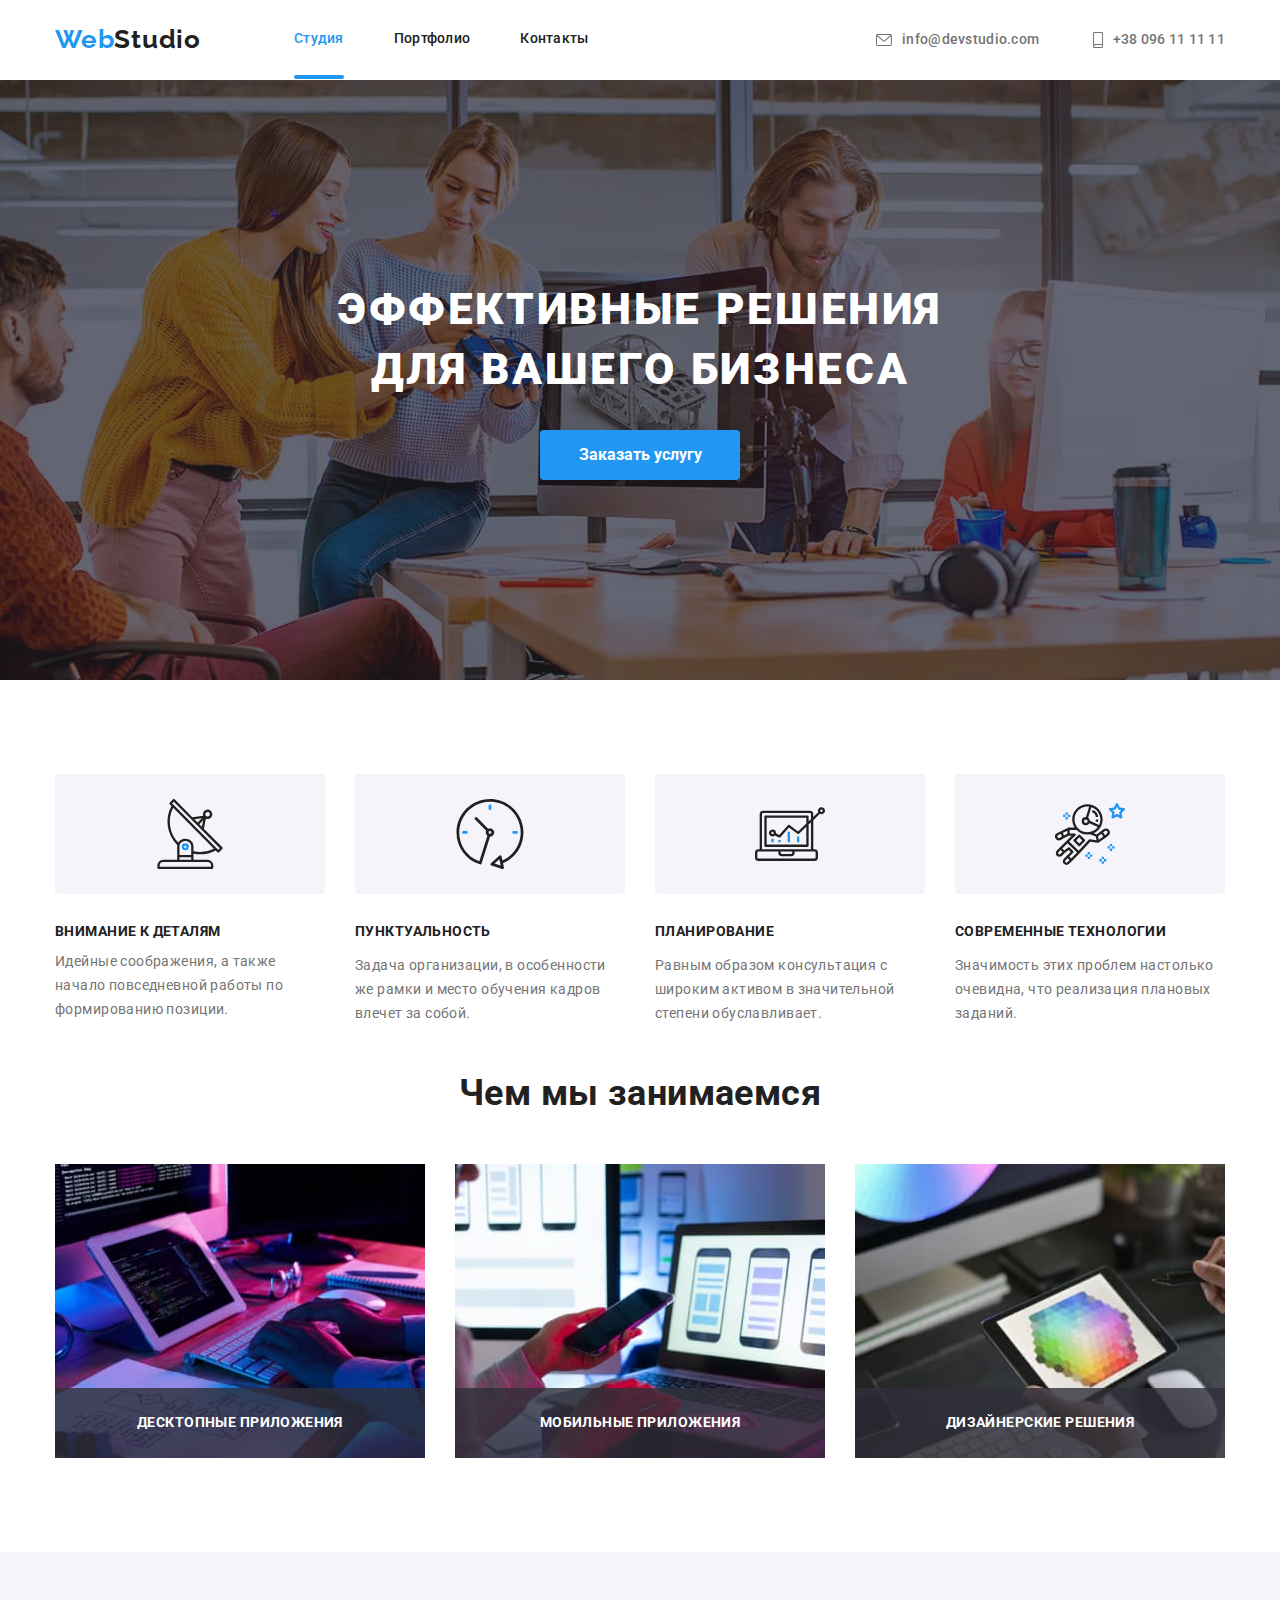
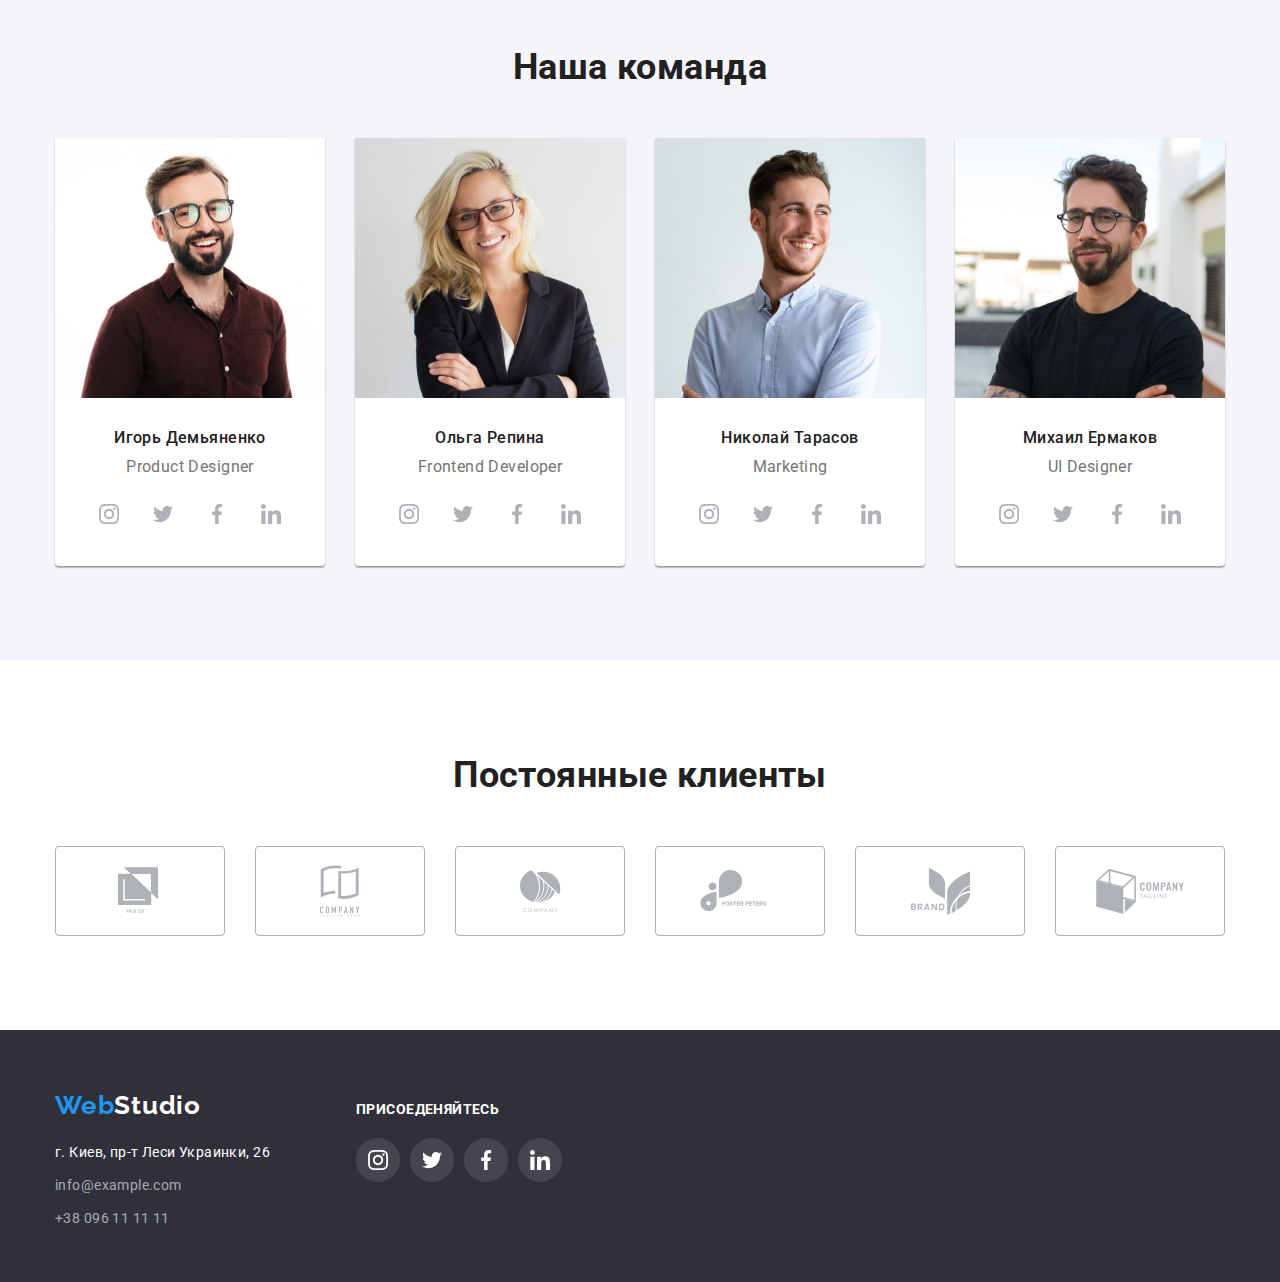
<file: index.html>
<!DOCTYPE html>
<html lang="en">
<head>
    <meta charset="UTF-8">
    <meta name="viewport" content="width=device-width, initial-scale=1.0">
    <title>Document</title>
    <link href="https://fonts.googleapis.com/css2?family=Raleway:wght@700&family=Roboto:wght@400;500;700;900&display=swap" rel="stylesheet"/>
    <link rel="stylesheet" href="https://cdnjs.cloudflare.com/ajax/libs/modern-normalize/1.0.0/modern-normalize.min.css"/>
    <link rel="stylesheet" href="./css/styles.css" />
</head>
<body>
     <!--Шапка сайта-->  
 <header class="page-header"> 
   <div class="container flexbox">
    <nav class="navigation">
      <a href="./index.html" class="logo">
        <span class="logo-web">Web</span>Studio
      </a>  
      <ul class="site-nav list">
        <li class="item"><a href="" class="link current">Студия</a></li>
        <li class="item"><a href="./portfolio.html" class="link">Портфолио</a></li>
        <li class="item"><a href="" class="link">Контакты</a></li>
      </ul>
    </nav>

     <address class="address">
       <a class="contacts-link" href="mailto:info@devstudio.com">
        <svg class="contact-icon" width="16" height="12">
          <use href="./img/sprite.svg#envelope"></use>
        </svg>info@devstudio.com
       </a>
       <a class="contacts-link" href="tel:+380961111111">
        <svg class="contact-icon" width="10" height="16">
          <use href="./img/sprite.svg#smartphone"></use>
        </svg>+38 096 11 11 11
       </a>
     </address>
   </div>
   
  </header>  

   <main>
     <!--Вид деятельности-->
     <section class="section-services">
       <div class="overlay">
        <h1 class="hero-title">Эффективные решения <br /> для вашего бизнеса</h1>
        <button data-modal-open class="button">Заказать услугу</button>
       </div>
       
     </section>
     <!--Наши преимущества-->
     <section class="section">
       <div class="container advantages"> 
        <h2 class="section-title-invisible">Наши преимущества</h2>
        <ul class="advantages-list">
          <li class="element">
            <h3 class="title">Внимание к деталям</h3>
              <p class="advantage-text">Идейные соображения, а также начало повседневной работы по формированию позиции.</p>
          </li>
          <li class="element">
            <h3 class="title">Пунктуальность</h3>
              <p>Задача организации, в особенности же рамки и место обучения кадров влечет за собой.</p>
          </li>
          <li class="element">
            <h3 class="title">Планирование</h3>
              <p>Равным образом консультация с широким активом в значительной степени обуславливает.</p>
          </li>
          <li class="element">
            <h3 class="title">Современные технологии</h3>
              <p>Значимость этих проблем настолько очевидна, что реализация плановых заданий.</p>
          </li>
        </ul>
       </div>
       
     </section>

     <!--Виды услуг-->
     <section class="section">
       <div class="container">
        <h2 class="section-title">Чем мы занимаемся</h2>
        <ul class="section-list work-list">
          <li class="work-gallery">
             <img src="./img/box1.jpg" alt="Услуга1" width="370" height="294" />
             <p class="description">Десктопные приложения</p>
          </li>
          <li class="work-gallery">
             <img src="./img/box2.jpg" alt="Услуга 2" width="370" height="294" />
             <p class="description">Мобильные приложения</p>
          </li>
          <li class="work-gallery">
             <img src="./img/box3.jpg" alt="Услуга 3" width="370" height="294" />
             <p class="description">Дизайнерские решения</p>
          </li>
        </ul>
       </div>

     </section>

     <!--Наша команда-->
     <section class="section command">
       <div class="container">
        <h2 class="section-title">Наша команда</h2>
        <ul class="section-list team-list">
          <li class="work-team">
              <img class="foto" src="./img/img.jpg" alt="Игорь Демьяненко" width="270" height="260" />
              <h3 class="employee">Игорь Демьяненко</h3>
                <p class="position">Product Designer</p>
                <ul class="list social-icon-list">
                  <li class="social-icon-item">
                    <a class="social-icon-link" href="https://www.instagram.com/" target="_blank" rel="" aria-label="ссылка Инстаграм">
                      <svg class="social-icon" width="20" height="20">
                        <use href="./img/sprite.svg#instagram-2"></use>
                      </svg>
                    </a>
                  </li>
                  <li class="social-icon-item">
                    <a class="social-icon-link" href="https://www.twitter.com/" target="_blank" rel="" aria-label="ссылка Твиттер">
                      <svg class="social-icon" width="20" height="20">
                        <use href="./img/sprite.svg#twitter-1"></use>
                      </svg>
                    </a>
                  </li>
                  <li class="social-icon-item">
                    <a class="social-icon-link" href="https://www.facebook.com/" target="_blank" rel="" aria-label="ссылка Фейсбук">
                      <svg class="social-icon" width="20" height="20">
                        <use href="./img/sprite.svg#facebook-1"></use>
                      </svg>
                    </a>
                  </li>
                  <li class="social-icon-item">
                    <a class="social-icon-link" href="https://www.linkedin.com/" target="_blank" rel="" aria-label="ссылка Линкедин">
                      <svg class="social-icon" width="20" height="20">
                        <use href="./img/sprite.svg#linkedin-1"></use>
                      </svg>
                    </a>
                  </li>
                </ul>
          </li>
          <li class="work-team">
              <img class="foto" src="./img/img1.jpg" alt="Ольга Репина" width="270" height="260" />
              <h3 class="employee">Ольга Репина</h3>
                <p class="position">Frontend Developer</p>
                <ul class="list social-icon-list">
                  <li class="social-icon-item">
                    <a class="social-icon-link" href="https://www.instagram.com/" target="_blank" rel="" aria-label="ссылка Инстаграм">
                      <svg class="social-icon" width="20" height="20">
                        <use href="./img/sprite.svg#instagram-2"></use>
                      </svg>
                    </a>
                  </li>
                  <li class="social-icon-item">
                    <a class="social-icon-link" href="https://www.twitter.com/" target="_blank" rel="" aria-label="ссылка Твиттер">
                      <svg class="social-icon" width="20" height="20">
                        <use href="./img/sprite.svg#twitter-1"></use>
                      </svg>
                    </a>
                  </li>
                  <li class="social-icon-item">
                    <a class="social-icon-link" href="https://www.facebook.com/" target="_blank" rel="" aria-label="ссылка Фейсбук">
                      <svg class="social-icon" width="20" height="20">
                        <use href="./img/sprite.svg#facebook-1"></use>
                      </svg>
                    </a>
                  </li>
                  <li class="social-icon-item">
                    <a class="social-icon-link" href="https://www.linkedin.com/" target="_blank" rel="" aria-label="ссылка Линкедин">
                      <svg class="social-icon" width="20" height="20">
                        <use href="./img/sprite.svg#linkedin-1"></use>
                      </svg>
                    </a>
                  </li>
                </ul>
          </li>
          <li class="work-team">
             <img class="foto" src="./img/img2.jpg" alt="Николай Тарасов" width="270" height="260" />
             <h3 class="employee">Николай Тарасов</h3>
               <p class="position">Marketing</p>
               <ul class="list social-icon-list">
                <li class="social-icon-item">
                  <a class="social-icon-link" href="https://www.instagram.com/" target="_blank" rel="" aria-label="ссылка Инстаграм">
                    <svg class="social-icon" width="20" height="20">
                      <use href="./img/sprite.svg#instagram-2"></use>
                    </svg>
                  </a>
                </li>
                <li class="social-icon-item">
                  <a class="social-icon-link" href="https://www.twitter.com/" target="_blank" rel="" aria-label="ссылка Твиттер">
                    <svg class="social-icon" width="20" height="20">
                      <use href="./img/sprite.svg#twitter-1"></use>
                    </svg>
                  </a>
                </li>
                <li class="social-icon-item">
                  <a class="social-icon-link" href="https://www.facebook.com/" target="_blank" rel="" aria-label="ссылка Фейсбук">
                    <svg class="social-icon" width="20" height="20">
                      <use href="./img/sprite.svg#facebook-1"></use>
                    </svg>
                  </a>
                </li>
                <li class="social-icon-item">
                  <a class="social-icon-link" href="https://www.linkedin.com/" target="_blank" rel="" aria-label="ссылка Линкедин">
                    <svg class="social-icon" width="20" height="20">
                      <use href="./img/sprite.svg#linkedin-1"></use>
                    </svg>
                  </a>
                </li>
              </ul>
          </li>
          <li class="work-team">
             <img class="foto" src="./img/img3.jpg" alt="Михаил Ермаков" width="270" height="260" />
             <h3 class="employee">Михаил Ермаков</h3>
               <p class="position">UI Designer</p>
               <ul class="list social-icon-list">
                <li class="social-icon-item">
                  <a class="social-icon-link" href="https://www.instagram.com/" target="_blank" rel="" aria-label="ссылка Инстаграм">
                    <svg class="social-icon" width="20" height="20">
                      <use href="./img/sprite.svg#instagram-2"></use>
                    </svg>
                  </a>
                </li>
                <li class="social-icon-item">
                  <a class="social-icon-link" href="https://www.twitter.com/" target="_blank" rel="" aria-label="ссылка Твиттер">
                    <svg class="social-icon" width="20" height="20">
                      <use href="./img/sprite.svg#twitter-1"></use>
                    </svg>
                  </a>
                </li>
                <li class="social-icon-item">
                  <a class="social-icon-link" href="https://www.facebook.com/" target="_blank" rel="" aria-label="ссылка Фейсбук">
                    <svg class="social-icon" width="20" height="20">
                      <use href="./img/sprite.svg#facebook-1"></use>
                    </svg>
                  </a>
                </li>
                <li class="social-icon-item">
                  <a class="social-icon-link" href="https://www.linkedin.com/" target="_blank" rel="" aria-label="ссылка Линкедин">
                    <svg class="social-icon" width="20" height="20">
                      <use href="./img/sprite.svg#linkedin-1"></use>
                    </svg>
                  </a>
                </li>
              </ul>
          </li>
        </ul>
       </div>
     </section>

     <!--Клиенты-->
     <section class="section">
       <div class="container">
        <h2 class="section-title">Постоянные клиенты</h2>
        <ul class="list clients-list">
          <li class="clients-item">
            <a class="clients-link" href="" target="_blank" rel="" aria-label="ссылка на клиента 1">
              <svg class="client-icon" width="44.27" height="49.23">
                <use href="./img/sprite.svg#logo-1"></use>
              </svg>
            </a>
          </li>
          <li class="clients-item">
            <a class="clients-link" href="" target="_blank" rel="" aria-label="ссылк на клиента 2">
              <svg class="client-icon" width="40" height="52">
                <use href="./img/sprite.svg#logo-2"></use>
              </svg>
            </a>
          </li>
          <li class="clients-item">
            <a class="clients-link" href="" target="_blank" rel="" aria-label="ссылка на клиента 3">
              <svg class="client-icon" width="41" height="42.6">
                <use href="./img/sprite.svg#logo-3"></use>
              </svg>
            </a>
          </li>
          <li class="clients-item">
            <a class="clients-link" href="" target="_blank" rel="" aria-label="ссылка на клиента 4">
              <svg class="client-icon" width="79.66" height="42.02">
                <use href="./img/sprite.svg#logo-4"></use>
              </svg>
            </a>
          </li>
          <li class="clients-item">
            <a class="clients-link" href="" target="_blank" rel="" aria-label="ссылка на клиента 5">
              <svg class="client-icon" width="59" height="47">
                <use href="./img/sprite.svg#logo-5"></use>
              </svg>
            </a>
          </li>
          <li class="clients-item">
            <a class="clients-link" href="" target="_blank" rel="" aria-label="ссылка на клиента 6">
              <svg class="client-icon" width="88.48" height="45.44">
                <use href="./img/sprite.svg#logo-6"></use>
              </svg>
            </a>
          </li>
        </ul>
       </div>
      </section>
     
   </main>

  <!--Футер-->

     <footer class="section-footer">
        <div class="container page">
           <div class="footer-page">
              <div class="footer-logo">
                <a href="./index.html" class="logo-footer">
                Web<span class="logo-studio">Studio</span>
                </a>
              </div>
         
              <address class="address-footer">
               <div class="contacts">
                  <p class="location">г. Киев, пр-т Леси Украинки, 26</p>
                  <a class="contacts-link" href="mailto:info@devstudio.com">info@example.com</a><br />
                  <a class="contacts-link" href="tel:+380961111111">+38 096 11 11 11</a>
               </div>
              </address>
           </div>
        
           <div class="footer-links">
             <h3 class="join">ПРИСОЕДЕНЯЙТЕСЬ</h3>
             <ul class="list social-icon-list-footer">
               <li class="social-icon-item-footer">
                 <a class="social-icon-link-footer" href="https://www.instagram.com/" target="_blank" rel="" aria-label="ссылка Инстаграм">
                   <svg class="social-icon-footer" width="20" height="20">
                     <use href="./img/sprite.svg#instagram-2"></use>
                   </svg>
                 </a>
               </li>
               <li class="social-icon-item-footer">
                 <a class="social-icon-link-footer" href="https://www.twitter.com/" target="_blank" rel="" aria-label="ссылка Твиттер">
                   <svg class="social-icon-footer" width="20" height="20">
                     <use href="./img/sprite.svg#twitter-1"></use>
                   </svg>
                 </a>
               </li>
               <li class="social-icon-item-footer">
                 <a class="social-icon-link-footer" href="https://www.facebook.com/" target="_blank" rel="" aria-label="ссылка Фейсбук">
                   <svg class="social-icon-footer" width="20" height="20">
                     <use href="./img/sprite.svg#facebook-1"></use>
                   </svg>
                 </a>
               </li>
               <li class="social-icon-item-footer">
                 <a class="social-icon-link-footer" href="https://www.linkedin.com/" target="_blank" rel="" aria-label="ссылка Линкедин">
                   <svg class="social-icon-footer" width="20" height="20">
                     <use href="./img/sprite.svg#linkedin-1"></use>
                   </svg>
                 </a>
               </li>
             </ul>
           </div>
          
        </div>
     </footer>
    
       <div class="backdrop is-hidden" data-modal>
         <div class="modal">
           <button data-modal-close class="button-modal-close">
             <svg class="icon-close">
               <use href="./img/sprite.svg#close"></use>
             </svg>
           </button>
         </div>
       </div>
   <script src="./js/modal.js"></script>
</body>
</html>
</file>
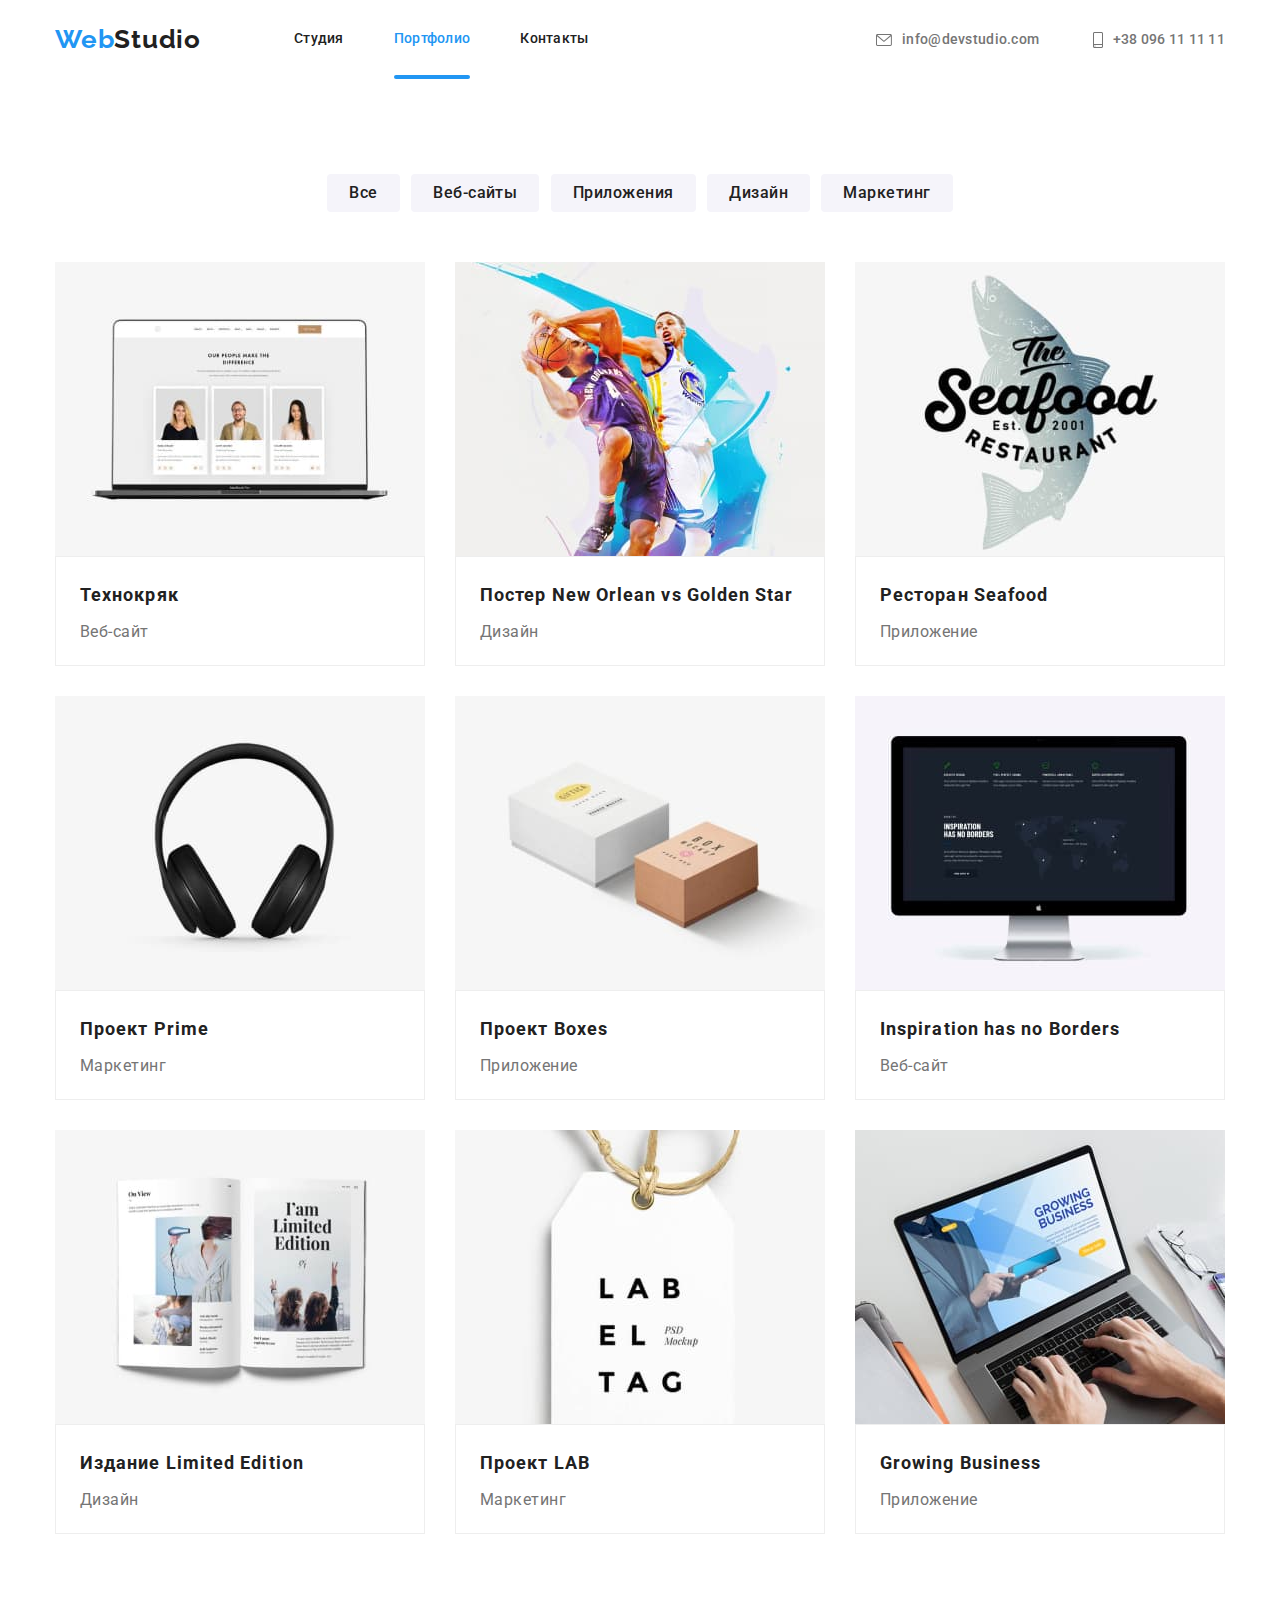
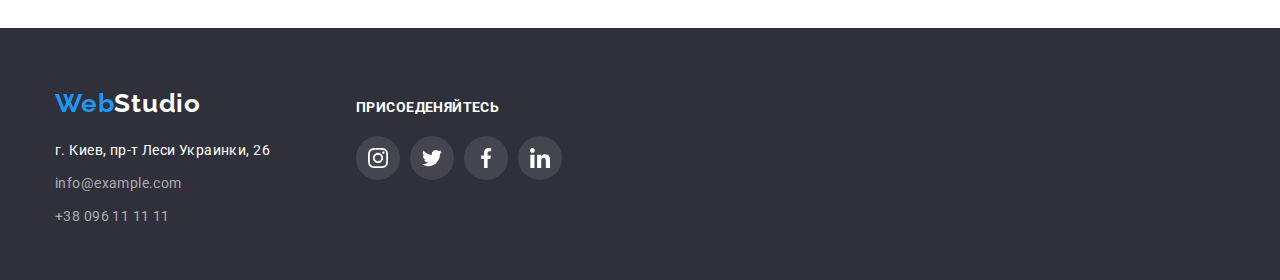
<file: portfolio.html>
<!DOCTYPE html>
<html lang="en">
<head>
    <meta charset="UTF-8">
    <meta name="viewport" content="width=device-width, initial-scale=1.0">
    <title>Document</title>
    <link href="https://fonts.googleapis.com/css2?family=Raleway:wght@700&family=Roboto:wght@400;500;700;900&display=swap" rel="stylesheet"/>
    <link rel="stylesheet" href="https://cdnjs.cloudflare.com/ajax/libs/modern-normalize/1.0.0/modern-normalize.min.css"/>
    <link rel="stylesheet" href="./css/styles.css" />
</head>
<body>
     <!--Шапка сайта-->  
     <header class="page-header"> 
      <div class="container flexbox">
       <nav class="navigation">
         <a href="./index.html" class="logo">
           <span class="logo-web">Web</span>Studio
         </a>  
         <ul class="site-nav list">
           <li class="item"><a href="./index.html" class="link">Студия</a></li>
           <li class="item"><a href="./portfolio.html" class="link current">Портфолио</a></li>
           <li class="item"><a href="" class="link">Контакты</a></li>
         </ul>
       </nav>
   
       <address class="address">
        <a class="contacts-link" href="mailto:info@devstudio.com">
         <svg class="contact-icon" width="16" height="12">
           <use href="./img/sprite.svg#envelope"></use>
         </svg>info@devstudio.com
        </a>
        <a class="contacts-link" href="tel:+380961111111">
         <svg class="contact-icon" width="10" height="16">
           <use href="./img/sprite.svg#smartphone"></use>
         </svg>+38 096 11 11 11
        </a>
      </address>
      </div>
      
     </header>  
   
    <main>
<!-- Образцы работ -->
  <section class="section">
    <div class="container buttons">
      <h1 class="section-title-invisible">Образцы работ</h1>
      <ul class="menu">
         <li class="unit"><button type="button" class="menu-button">Все</button></li>
         <li class="unit"><button type="button" class="menu-button">Веб-сайты</button></li>
         <li class="unit"><button type="button" class="menu-button">Приложения</button></li>
         <li class="unit"><button type="button" class="menu-button">Дизайн</button></li>
         <li class="unit"><button type="button" class="menu-button">Маркетинг</button></li>
      </ul>
    </div>

    <div class="container">
     <ul class="section-list flex">
          <li class="card">
            <a href="" class="link">
              <div class="hiden-card">
                <img class="picture" src="./img/p1.jpg" alt="Технокряк" width="370" height="294" />
                <div class="overlay-card">
                  <p class="text-overlay">
                    Технокряк это современная площадка распространения коронавируса. 
                    Компании используют эту платформу для цифрового шпионажа и атак на защищённые сервера конкурентов.
                  </p>
                </div>
              </div>
              <div class="card-content">
                <h2 class="name">Технокряк</h2>
                <p class="work">Веб-сайт</p>
              </div>
            </a> 
          </li>
          <li class="card">
            <a href="" class="link">
              <div class="hiden-card">
                <img class="picture" src="./img/p2.jpg" alt="Постер New Orlean vs Golden Star" width="370" height="294" />
                <div class="overlay-card">
                  <p class="text-overlay">
                    Технокряк это современная площадка распространения коронавируса. 
                    Компании используют эту платформу для цифрового шпионажа и атак на защищённые сервера конкурентов.
                  </p>
                </div>
              </div>
              <div class="card-content">
                <h2 class="name">Постер New Orlean vs Golden Star</h2>
                <p class="work">Дизайн</p>
              </div>
            </a>
          </li>
          <li class="card">
            <a href="" class="link">
              <div class="hiden-card">
                <img class="picture" src="./img/p3.jpg" alt="Ресторан Seafood" width="370" height="294" />
                <div class="overlay-card">
                  <p class="text-overlay">
                    Технокряк это современная площадка распространения коронавируса. 
                    Компании используют эту платформу для цифрового шпионажа и атак на защищённые сервера конкурентов.
                  </p>
                </div>
              </div>
              <div class="card-content">
                <h2 class="name">Ресторан Seafood</h2>
                <p class="work">Приложение</p>
              </div>
            </a>
          </li>
          <li class="card">
            <a href="" class="link">
              <div class="hiden-card">
                <img class="picture" src="./img/p4.jpg" alt="Проект Prime" width="370" height="294" />
                <div class="overlay-card">
                  <p class="text-overlay">
                    Технокряк это современная площадка распространения коронавируса. 
                    Компании используют эту платформу для цифрового шпионажа и атак на защищённые сервера конкурентов.
                  </p>
                </div>
              </div>
              <div class="card-content">
                <h2 class="name">Проект Prime</h2>
                <p class="work">Маркетинг</p>
              </div>
            </a>
          </li>
          <li class="card">
            <a href="" class="link">
              <div class="hiden-card">
                <img class="picture" src="./img/p5.jpg" alt="Проект Boxes" width="370" height="294" />
                <div class="overlay-card">
                  <p class="text-overlay">
                    Технокряк это современная площадка распространения коронавируса. 
                    Компании используют эту платформу для цифрового шпионажа и атак на защищённые сервера конкурентов.
                  </p>
                </div>
              </div>
              <div class="card-content">
                <h2 class="name">Проект Boxes</h2>
                <p class="work">Приложение</p>    
              </div>
            </a>
          </li>
          <li class="card">
            <a href="" class="link">
              <div class="hiden-card">
                <img class="picture" src="./img/p6.jpg" alt="Inspiration has no Borders" width="370" height="294" />
                <div class="overlay-card">
                  <p class="text-overlay">
                    Технокряк это современная площадка распространения коронавируса. 
                    Компании используют эту платформу для цифрового шпионажа и атак на защищённые сервера конкурентов.
                  </p>
                </div>
              </div>
              <div class="card-content">
                <h2 class="name">Inspiration has no Borders</h2>
                <p class="work">Веб-сайт</p>    
              </div>
            </a>
          </li>
          <li class="card">
            <a href="" class="link">
              <div class="hiden-card">
                <img class="picture" src="./img/p7.jpg" alt="Издание Limited Edition" width="370" height="294" />
                <div class="overlay-card">
                  <p class="text-overlay">
                    Технокряк это современная площадка распространения коронавируса. 
                    Компании используют эту платформу для цифрового шпионажа и атак на защищённые сервера конкурентов.
                  </p>
                </div>
              </div>
              <div class="card-content">
                <h2 class="name">Издание Limited Edition</h2>
                <p class="work">Дизайн</p>
              </div>
            </a>
          </li>
          <li class="card">
            <a href="" class="link">
              <div class="hiden-card">
                <img class="picture" src="./img/p8.jpg" alt="Проект LAB" width="370" height="294" />
                <div class="overlay-card">
                  <p class="text-overlay">
                    Технокряк это современная площадка распространения коронавируса. 
                    Компании используют эту платформу для цифрового шпионажа и атак на защищённые сервера конкурентов.
                  </p>
                </div>
              </div>
              <div class="card-content">
                <h2 class="name">Проект LAB</h2>
                <p class="work">Маркетинг</p>
              </div>
            </a>
          </li>
          <li class="card">
            <a href="" class="link">
              <div class="hiden-card">
                <img class="picture" src="./img/p9.jpg" alt="Growing Business" width="370" height="294" />
                <div class="overlay-card">
                  <p class="text-overlay">
                    Технокряк это современная площадка распространения коронавируса. 
                    Компании используют эту платформу для цифрового шпионажа и атак на защищённые сервера конкурентов.
                  </p>
                </div>
              </div>
              <div class="card-content">
                <h2 class="name">Growing Business</h2>
                <p class="work">Приложение</p>
              </div>
            </a>
          </li>
     </ul>
    </div>

  </section>      

    </main>


  <!--Футер-->
  <footer class="section-footer">
    <div class="container page">
       <div class="footer-page">
          <div class="footer-logo">
            <a href="./index.html" class="logo-footer">
            Web<span class="logo-studio">Studio</span>
            </a>
          </div>
     
          <address class="address-footer">
           <div class="contacts">
              <p class="location">г. Киев, пр-т Леси Украинки, 26</p>
              <a class="contacts-link" href="mailto:info@devstudio.com">info@example.com</a><br />
              <a class="contacts-link" href="tel:+380961111111">+38 096 11 11 11</a>
           </div>
          </address>
       </div>
    
       <div class="footer-links">
         <h3 class="join">ПРИСОЕДЕНЯЙТЕСЬ</h3>
         <ul class="list social-icon-list-footer">
           <li class="social-icon-item-footer">
             <a class="social-icon-link-footer" href="https://www.instagram.com/" target="_blank" rel="" aria-label="ссылка Инстаграм">
               <svg class="social-icon-footer" width="20" height="20">
                 <use href="./img/sprite.svg#instagram-2"></use>
               </svg>
             </a>
           </li>
           <li class="social-icon-item-footer">
             <a class="social-icon-link-footer" href="https://www.twitter.com/" target="_blank" rel="" aria-label="ссылка Твиттер">
               <svg class="social-icon-footer" width="20" height="20">
                 <use href="./img/sprite.svg#twitter-1"></use>
               </svg>
             </a>
           </li>
           <li class="social-icon-item-footer">
             <a class="social-icon-link-footer" href="https://www.facebook.com/" target="_blank" rel="" aria-label="ссылка Фейсбук">
               <svg class="social-icon-footer" width="20" height="20">
                 <use href="./img/sprite.svg#facebook-1"></use>
               </svg>
             </a>
           </li>
           <li class="social-icon-item-footer">
             <a class="social-icon-link-footer" href="https://www.linkedin.com/" target="_blank" rel="" aria-label="ссылка Линкедин">
               <svg class="social-icon-footer" width="20" height="20">
                 <use href="./img/sprite.svg#linkedin-1"></use>
               </svg>
             </a>
           </li>
         </ul>
       </div>
      
    </div>
 </footer>
  
  
</body>
</html>
</file>
<file: css/styles.css>
/* цвет основного текста #212121 */

/* вторичный цвет #757575 */

/* белый цвет #FFFFFF */

/* акцент #2196F3 */

/* лого #000000 */

/* вторичный цвет фона #F5F4FA */

/* цвет футера #2F303A */

/* цвет адреса футера rgba(255, 255, 255, 0.6); */

/* цвет заднего фона hero #C4C4C4; */

/* цвет тени рамки карточки команды 0px 1px 3px rgba(0, 0, 0, 0.12), 0px 1px 1px rgba(0, 0, 0, 0.14), 0px 2px 1px rgba(0, 0, 0, 0.2); */

/* цвет тени рамки кнопки  0px 3px 1px rgba(0, 0, 0, 0.1), 0px 1px 2px rgba(0, 0, 0, 0.08), 0px 2px 2px rgba(0, 0, 0, 0.12); */

/* цвет тени рамки карточки портфолио 0px 1px 1px rgba(0, 0, 0, 0.12), 0px 4px 4px rgba(0, 0, 0, 0.06), 1px 4px 6px rgba(0, 0, 0, 0.16);*/

/* цвет заднего фона карточки контента #FFFFFF */

:root {
    --primary-text-color: #757575;
    --title-text-color: #212121;
    --accent-color: #2196F3;
    --logo-color: #000000;
    --primary-white-color: #FFFFFF;
    --address-footer-color: rgba(255, 255, 255, 0.6);
    --secondary-background-color: #F5F4FA;
    --footer-color: #2F303A;
    --background-hero: #C4C4C4;
    --box-shadow-team: 0px 1px 3px rgba(0, 0, 0, 0.12), 0px 1px 1px rgba(0, 0, 0, 0.14), 0px 2px 1px rgba(0, 0, 0, 0.2);
    --box-shadow-button: 0px 3px 1px rgba(0, 0, 0, 0.1), 0px 1px 2px rgba(0, 0, 0, 0.08), 0px 2px 2px rgba(0, 0, 0, 0.12);
    --box-shadow-portfolio: 0px 1px 1px rgba(0, 0, 0, 0.12), 0px 4px 4px rgba(0, 0, 0, 0.06), 1px 4px 6px rgba(0, 0, 0, 0.16);
    --background-card-content: #FFFFFF;
}

body {
    background-color: var(--primary-white-color);
    color: var(--primary-text-color);

    font-family: Roboto, sans-serif;
    letter-spacing: 0.03em;
    font-size: 14px;
    line-height: 1.71;
}

/* Утилиты */

.container {
    margin-left: auto;
    margin-right: auto;
    width: 1200px;
    padding-left: 15px;
    padding-right: 15px;
}

.page-header {
    height: 80px;
    width: auto;

    padding-top: 24px;
    padding-bottom: 25px;
    margin-left: auto;
    margin-right: auto;
}

.page-header .flexbox {
    align-items:center;
}

.flexbox {
    display: flex;
}

.navigation {
    display: flex;
    align-items:center;
    margin-right: auto;
}

.page-header .contacts-link + .contacts-link {
    margin-left: 50px;
}

.list {
    list-style: none;
    padding: 0;
    margin: 0;
}

/* Logo */

.logo {
    margin-right: 93px;
    
    color: var(--title-text-color);
    text-decoration: none;

    font-family: Raleway,sans-serif;
    letter-spacing: 0.03em;
    font-weight: 700;
    font-size: 26px;
    line-height: 1.19;

    transition: 250ms cubic-bezier(0.4, 0, 0.2, 1);
}

.logo-web {
    color: var(--accent-color);
}

.logo:hover, 
.logo:focus {
    color: var(--accent-color);
}

.logo-footer {
    display: inline-block;
    color: var(--accent-color);
    text-decoration: none;
    font-family: Raleway,sans-serif;
    letter-spacing: 0.03em;
    font-weight: 700;
    font-size: 26px;
    line-height: 1.19;
    
    margin-bottom: 20px;
}

.logo-studio {
    color: var(--primary-white-color);

    transition: 250ms cubic-bezier(0.4, 0, 0.2, 1);
}

.section-footer .logo-studio:hover,
.section-footer .logo-studio:focus {
    color: var(--accent-color);
}


/* Site-nav */

.site-nav {
    display: flex;
}

.site-nav .item:not(:last-child) {
    margin-right: 50px;
}

.site-nav .link {
    position: relative;

    display: block;

    color: var(--title-text-color);
    text-decoration: none;

    font-weight: 500;
    font-size: 14px;
    line-height: 1.14;
    letter-spacing: 0.02em;

    transition: 250ms cubic-bezier(0.4, 0, 0.2, 1);
}

.site-nav .link:hover,
.site-nav .link:focus {
    color: var(--accent-color );
}

.site-nav .link.current {
    color: var(--accent-color );
}

/* Section */

.section {
    padding-top: 94px;
    padding-bottom: 94px;
    margin-right: auto;
    margin-left: auto;
    width: auto;
}

.section-services {
    background-color: var(--background-hero);
    height: 600px;
    width: auto;
    text-align: center;
}

.hero-title {
    color: var(--primary-white-color);
    width: 696px;
    height: 120px;
    text-align: center;
    margin-right: auto;
    margin-left: auto;

    font-weight: 900;
    font-size: 44px;
    line-height: 1.36;
    letter-spacing: 0.06em;
    text-transform: uppercase;

    margin-top: 0;
    margin-bottom: 30px;
}

.section-title {
    color: var(--title-text-color);

    font-weight: 700;
    font-size: 36px;
    line-height: 1.17;
    text-align: center;

    margin-top: 0;
    margin-bottom: 50px;
}

.section-list {
    list-style-type:none
}

.section-list .employee {
    color: var(--title-text-color);
    font-weight: 500;
    font-size: 16px;
    line-height: 1.9;
    text-align: center;
}

.section-list .position {
    color: var(--primary-text-color);
    font-weight: 400;
    font-size: 16px;
    line-height: 1.9;
    text-align: center;
}

.work-list {
    display: flex;
    flex-wrap: wrap;
    padding-left: 0;
    margin-bottom: 0;
    margin-top: 0;
    width: 1170;
} 

.work-gallery {
    position: relative;
    width: 370px;
    height: 294px;
    margin-right: 30px;

    display: block;
}

.work-gallery:nth-child(3n) {
    margin-right: 0;
}

.team-list {
    display: flex;
    flex-wrap: wrap;
    padding-left: 0;
    margin-top: 0;
    margin-bottom: 0;
    width: 1170px;
}

.work-team {
    background: var(--primary-white-color);
    box-shadow: var(--box-shadow-team);
    border-radius: 0px 0px 4px 4px;

    width: 270px;
    height: 428px;

    margin-right: 30px;
}

.work-team:nth-child(4n) {
    margin-right: 0;
}

.work-team .employee {
    display: flex;
    justify-content: center;
    align-items: center;
    margin-top: 30px;
    margin-bottom: 10px;
    height: 19px; 
}

.work-team .foto {
    display: block;
    max-width: 100%;
    height: 260px;

    border-radius: 0px;
}   

.work-team .position {
    margin: 0;
    height: 19px;
    display: flex;
    justify-content: center;
    align-items: center;
}

/* Command */

.command {
    background-color: var(--secondary-background-color);
}

/* Advantages */

.advantages {
    height: 110px;
}

.advantages-list .element {
    margin-right: 30px;
}

.advantages-list .element:last-child {
    margin-right: 0;
}

.advantages .section-title-invisible {
    position: absolute;
    width: 1px;
    height: 1px;
    margin: -1px;
    border: 0;
    padding: 0;
    clip: rect(0 0 0 0);
    overflow: hidden;
}

.advantages-list .title {
    color: var(--title-text-color);

    font-weight: 700;
    font-size: 14px;
    line-height: 1.14;
    text-transform: uppercase;

    margin-top: 0;
    margin-bottom: 10px;
}

.element .advantage-text {
    margin-top: 0;
    margin-bottom: 0;
    
    width: 270px;
    height: 75px;
}

.advantages-list {
    list-style: none;
    display: flex;
    padding-left: 0;
    margin-top: 0;
    margin-bottom: 0;
}

/* Button */

.button {
    color: var(--primary-white-color);
    background-color: var(--accent-color);

    border-radius: 4px;
    padding: 10px 32px;
    display: inline-block;
    width: 200px;
    height: 50px;
    border-style: none;
    cursor: pointer;

    text-align: center;
    outline: none;
    font-family: inherit;
    font-weight: 700;
    font-size: 16px;
    line-height: 1.87;

    /* Анимация и переход */
    transition-property: transform;
    transition-duration: 250ms;
    transition-timing-function: cubic-bezier(0.4, 0, 0.2, 1); 
}

.button:hover,
.button:focus {
    transform: scale(1.1);
}

/* Address */

.address .contacts-link {
    color: var(--primary-text-color);
    text-decoration: none;

    font-weight: 500;
    font-size: 14px;
    line-height: 1.14;
    letter-spacing: 0.02em;
    font-family: Roboto;
    font-style: normal;

    transition: 250ms cubic-bezier(0.4, 0, 0.2, 1);
}

.address .contacts-link:hover,
.address .contacts-link:focus {
    color: var(--accent-color);   
}

/* Footer */

.section-footer {
    padding-top: 60px;
    padding-bottom: 60px;
    background-color: var(--footer-color);
    width: auto;
}

.address-footer {
    color: var(--primary-white-color);
    width: 231px;
    height: 81px;
    margin-right: 0;
}

.address-footer .contacts {
    display: inline-block;
    width: 231px;
    height: 81px;
    margin-right: 0;
}

.footer-logo  {
    display: inline-block;
    width: 145px;
    height: 31px;
    margin-bottom: 20px;
}

.location {
    margin-top: 0;
    margin-bottom: 0;

    font-family: Roboto;
    font-style: normal;
    font-weight: normal;
}

.contacts .contacts-link {
    display: inline-block;
    margin-top: 9px;
}

.address-footer .contacts-link {
    color: var(--address-footer-color);
    text-decoration: none;
    font-weight: 400;
    font-size: 14px;
    line-height: 1.71;
    letter-spacing: 0.03em;
    font-family: Roboto;
    font-style: normal;

    transition: 250ms cubic-bezier(0.4, 0, 0.2, 1);
}

.address-footer .contacts-link:hover,
.address-footer .contacts-link:focus {
    color: var(--accent-color);
}

/* Portfolio */

.menu .menu-button {
    color: var(--title-text-color);
    background: var(--secondary-background-color);
    
    padding: 6px 22px;
    border-radius: 4px;
    border-style: none;
    
    outline: none;

    font-weight: 500;
    font-size: 16px;
    line-height: 1.62;
    letter-spacing: 0.03em; 

    transition: 250ms cubic-bezier(0.4, 0, 0.2, 1);
}

.buttons .menu {
    text-align: center;
    margin-top: 0;
    margin-bottom: 50px;
    padding-left: 0;
}

.buttons .section-title-invisible {
    position: absolute;
    width: 1px;
    height: 1px;
    margin: -1px;
    border: 0;
    padding: 0;
    clip: rect(0 0 0 0);
    overflow: hidden;
}

.menu .unit {
    display: inline;
    margin-right: 8px;
}

.menu .unit:nth-child(5n) {
    margin-right: 0;
}                                                                                                                                                                                                                                                                                     

.menu .menu-button:hover,
.menu .menu-button:focus {
    color: var(--primary-white-color);
    background: var(--accent-color);
    box-shadow: var(--box-shadow-button);
    border-radius: 4px;
}

.section-list .name {
    font-weight: 700;
    font-size: 18px;
    line-height: 2;
    letter-spacing: 0.06em;

    color: var(--title-text-color);
}
.section-list .work {
    font-weight: 400;
    font-size: 16px;
    line-height: 1.87;
    letter-spacing: 0.03em;

    color: var(--primary-text-color);
}
.section-list .link {
    text-decoration: none;
}

.flex {
    display: flex;
    flex-wrap: wrap;
    width: 1170px;
    padding-left: 0;
    margin-top: 0;
    margin-bottom: 0;
}

.card .link {
    display: block;
}

.card:hover,
.card:focus {
    box-shadow: var(--box-shadow-portfolio);
}

.card .picture {
    display: block;
    max-width: 100%;
    height: auto;
}

.name {
    margin-bottom: 4px;
    margin-top: 0;
    margin-right: 0;
    
    width: 322px;
    height: 36px;
}

.card-content {
    background: var(--background-card-content);
    border: 1px solid #EEEEEE;

    width: 370px;
    height: 110px;

    padding: 20px 24px;
    margin-right: 0;
}

.work {
    margin-bottom: 0;
    margin-right: 0;
    margin-top: 0;

    width: 322px;
    height: 30px;
}

.card {
    width: 370px;
    height: 404px;
    overflow: hidden;

    margin-right: 30px;
    margin-bottom: 30px;

    transition: 250ms cubic-bezier(0.4, 0, 0.2, 1);
}

.card:nth-child(3n) {
    margin-right: 0;
}

.card:nth-last-child(-n + 3) {
    margin-bottom: 0;
}

/* Overlay */

.overlay {
    height: 600px;
    margin-left: auto;
    margin-right: auto;
    background-image: linear-gradient(
        to right,
        rgba(47, 48, 58, 0.4),
        rgba(47, 48, 58, 0.4)
    ),
    url("../img/fon.jpg");
    background-repeat: no-repeat;
    background-position: center;
    background-size: cover;

    padding-top: 200px;
    padding-bottom: 200px;
}

/* SVG contact*/
.contact-icon {
    vertical-align:middle;
    margin-right: 10px;
    fill: var(--primary-text-color);
}

.contacts-link:hover > .contact-icon,
.contacts-link:focus > .contact-icon {
    fill: var(--accent-color);
}

/* SVG advantages */
.element::before {
    display: flex;
    content: "";
    background-color: #F5F4FA;
    width: 270px;
    height: 120px;
    margin-bottom: 30px;
    border-radius: 4px;
    background-repeat: no-repeat;
    background-position: center;
}

.element:nth-child(1)::before {
    background-image: url(../img/antenna\ 1.svg);
}

.element:nth-child(2)::before {
    background-image: url(../img/clock\ 1.svg);
}

.element:nth-child(3)::before {
    background-image: url(../img/diagram\ 1.svg);
}

.element:nth-child(4)::before {
    background-image: url(../img/astronaut\ 1.svg);
}

/* SVG social icon */
.social-icon-list {
    display: flex;
    justify-content: center;
}

.social-icon-item:not(:last-child) {
    margin-right: 10px;
}

.social-icon-link {
    display: flex;
    justify-content: center;
    align-items: center;
    width: 44px;
    height: 44px;
    background-color: var(--primary-white-color);
    border-radius: 50%;
}

.social-icon-link:hover .social-icon {
    fill: var(--primary-white-color);

    transition: 250ms cubic-bezier(0.4, 0, 0.2, 1);
}

.social-icon {
    fill: #AFB1B8;
}

.social-icon-link:hover,
.social-icon-link:focus {
    background-color: var(--accent-color);

    transition: 250ms cubic-bezier(0.4, 0, 0.2, 1);
}

.social-icon-list {
    padding-top: 16px;
    padding-bottom: 30px;
    padding-right: 32px;
    padding-left: 32px;
}

/* Clients */
.clients-list {
    display: flex;
    justify-content: center;
}

.clients-item:not(:last-child) {
    margin-right: 30px;
}

.clients-item {
    width: 170px;
    height: 90px;
}

.clients-link {
    display: flex;
    justify-content: center;
    align-items: center;

    width: 170px;
    height: 90px;
    background-color: var(--primary-white-color);
    border: 1px solid #AFB1B8;
    border-radius: 4px;
}

.client-icon {
    fill: #AFB1B8;
}

.clients-link:hover .client-icon {
    fill: var(--accent-color);
    
    transition: 250ms cubic-bezier(0.4, 0, 0.2, 1);
}

.clients-link:hover {
    border: 1px solid var(--accent-color);

    transition: 250ms cubic-bezier(0.4, 0, 0.2, 1);
}

/* Footer social-icon */

.footer-links {
    display: block;
    justify-content: center;
    align-items: center;
    width: 206px;
    height: 80px;
    margin-left: 70px;
}

.join {
    display: block;
    width: 145px;
    height: 16px;
    font-weight: 700;
    font-size: 14px;
    line-height: 1.14;
    letter-spacing: 0.03em;
    color: var(--primary-white-color);

    margin-bottom: 20px;
    margin-top: 0;
}


.social-icon-list-footer {
    display: flex;
    justify-content: center;
}

.social-icon-item-footer:not(:last-child) {
    margin-right: 10px;
}

.social-icon-link-footer {
    display: flex;
    justify-content: center;
    align-items: center;
    width: 44px;
    height: 44px;
    background-color: rgba(255, 255, 255, 0.1);
    border-radius: 50%;
}

.social-icon-footer {
    fill: var(--primary-white-color);

    transition: 250ms cubic-bezier(0.4, 0, 0.2, 1);
}

.social-icon-link-footer:hover,
.social-icon-link-footer:focus {
    background-color: var(--accent-color);

    transition: 250ms cubic-bezier(0.4, 0, 0.2, 1);
}

.page {
    display: flex;
    align-items: baseline;
    
}

/* Positioning and anamation */

/* Underline */
.current::after {
    content: "";
    position: absolute;
    left: 0;
    bottom: -32px;
    height: 4px;
    width: 100%;
    background-color: var(--accent-color);
    border-radius: 2px;
}
/* Modal window */
.backdrop {
    position: fixed;
    top: 0;
    left: 0;
    width: 100%;
    height: 100%;
    background-color: rgba(0, 0, 0, 0.2);

    opacity: 1;

    transition: opacity 250ms cubic-bezier(0.4, 0, 0.2, 1);
}

.backdrop.is-hidden {
    opacity: 0;
    pointer-events: none;
    transition: opacity 250ms cubic-bezier(0.4, 0, 0.2, 1);
}

.backdrop.is-hidden .modal {
    transform: translate(-50%, -50%) scale(0.6);
}

.modal {
    position: absolute;
    top: 50%;
    left: 50%;

    min-width: 528px;
    min-height: 581px;
    
    background-color: var(--primary-white-color);
    box-shadow: 0px 1px 3px rgba(0, 0, 0, 0.12), 0px 1px 1px rgba(0, 0, 0, 0.14), 0px 2px 1px rgba(0, 0, 0, 0.2);
    border-radius: 4px;
    
    transform: translate(-50%, -50%) scale(1);

    transition: transform 250ms cubic-bezier(0.4, 0, 0.2, 1);
    
}


.button-modal-close {
    position: absolute;
    display: flex;
    align-items: center;
    justify-content: center;
    top: 8px;
    right: 8px;
    width: 30px;
    height: 30px;
    border-radius: 50%;
    border: 1px solid rgba(0, 0, 0, 0.1);
    background-color: var(--primary-white-color);
    cursor: pointer;
}

.icon-close {
    fill: #000000;
    width: 18px;
    height: 18px;

    transition: 250ms cubic-bezier(0.4, 0, 0.2, 1);
}

.icon-close:hover,
.icon-close:focus {
    fill: var(--accent-color);
}

/* Inscriptions on pictures */
.description {
    position: absolute;
    bottom: 0;
    display: flex;
    align-items: center;
    justify-content: center;
    text-align: center;
    text-transform: uppercase;
    font-style: normal;
    font-weight: 700;
    font-size: 14px;
    line-height: 1.14;

    width: 370px;
    height: 70px;
    
    margin: 0;
    background-color: rgba(47, 48, 58, 0.8);
    color: var(--primary-white-color);
}
    
/* Portfolio card text */
.overlay-card {
    position: absolute;
    top: 0;
    left: 0;
    width: 100%;
    height: 100%;
    
    background-color: rgba(33, 150, 243, 0.9);
    padding: 63px 24px;

    transform: translateY(+100%);
    transition-duration: 250ms;
    transition-timing-function: cubic-bezier(0.4, 0, 0.2, 1); 
}

.text-overlay {
    margin: 0;
    height: 100%;
    color: var(--primary-white-color);
    
    font-style: normal;
    font-weight: normal;
    font-size: 18px;
    line-height: 1.56;
}

.hiden-card {
    overflow: hidden;
    position: relative;
}

.card:hover .overlay-card {
   transform: translateY(0);
}
</file>
